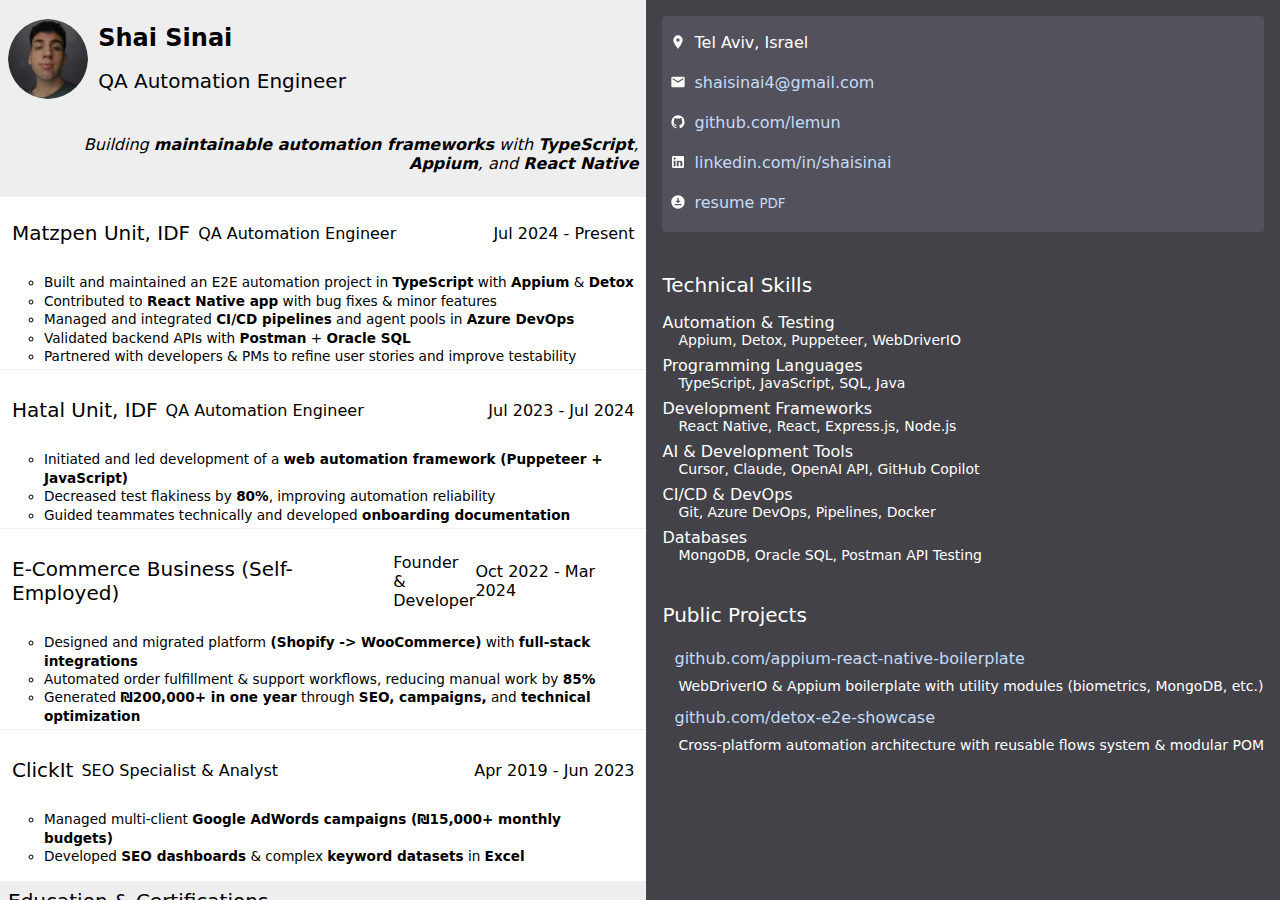
<file: index.html>
<!doctype html>
<html lang="en">

<head>
  <meta charset="UTF-8">
  <meta name="viewport" content="width=device-width, initial-scale=1.0">
  
  <title>Shai Sinai - QA Automation Engineer | TypeScript, Appium, React Native</title>
  <meta name="title" content="Shai Sinai - QA Automation Engineer | TypeScript, Appium, React Native">
  <meta name="description" content="Experienced QA Automation Engineer specializing in TypeScript, Appium, Detox, and React Native. Expert in building maintainable automation frameworks, CI/CD pipelines, and E2E testing solutions.">
  <meta name="keywords" content="QA Automation Engineer, TypeScript, Appium, Detox, React Native, E2E Testing, CI/CD, Azure DevOps, Puppeteer, WebDriverIO, Test Automation, Software Testing">
  <meta name="author" content="Shai Sinai">
  <meta name="robots" content="index, follow">
  <link rel="canonical" href="https://shaisinai.com/">
  
  <meta property="og:type" content="website">
  <meta property="og:url" content="https://shaisinai.com/">
  <meta property="og:title" content="Shai Sinai - QA Automation Engineer | TypeScript, Appium, React Native">
  <meta property="og:description" content="Experienced QA Automation Engineer specializing in TypeScript, Appium, Detox, and React Native. Expert in building maintainable automation frameworks, CI/CD pipelines, and E2E testing solutions.">
  <meta property="og:image" content="https://shaisinai.com/assets/images/profile-90.webp">
  <meta property="og:image:width" content="90">
  <meta property="og:image:height" content="90">
  <meta property="og:image:alt" content="Photo of Shai Sinai">
  <meta property="og:site_name" content="Shai Sinai - Portfolio">
  <meta property="og:locale" content="en_US">
  
  <meta property="twitter:card" content="summary">
  <meta property="twitter:url" content="https://shaisinai.com/">
  <meta property="twitter:title" content="Shai Sinai - QA Automation Engineer | TypeScript, Appium, React Native">
  <meta property="twitter:description" content="Experienced QA Automation Engineer specializing in TypeScript, Appium, Detox, and React Native. Expert in building maintainable automation frameworks, CI/CD pipelines, and E2E testing solutions.">
  <meta property="twitter:image" content="https://shaisinai.com/assets/images/profile-90.webp">
  <meta property="twitter:image:alt" content="Photo of Shai Sinai">
  
  <link rel="icon" type="image/x-icon" href="favicon.ico">
  <link rel="apple-touch-icon" sizes="180x180" href="assets/images/apple-touch-icon.png">
  
  <link rel="preconnect" href="https://www.googletagmanager.com">
  <link rel="dns-prefetch" href="https://www.googletagmanager.com">
  
  <link rel="preload" href="assets/css/styles.css" as="style">
  <link rel="preload" as="image" href="assets/images/profile-90.webp" imagesrcset="assets/images/profile-45.webp 45w, assets/images/profile-90.webp 90w" imagesizes="(max-width: 725px) 45px, 90px">
  <link rel="preload" href="assets/js/script.js" as="script">
  <link rel="preload" href="data.json" as="fetch" type="application/json" crossorigin>
  
  <link rel="stylesheet" type="text/css" href="assets/css/styles.css">
  
  <script src="assets/js/script.js" defer></script>
  
  <script type="application/ld+json">
  {
    "@context": "https://schema.org",
    "@type": "Person",
    "name": "Shai Sinai",
    "jobTitle": "QA Automation Engineer",
    "description": "Experienced QA Automation Engineer specializing in TypeScript, Appium, Detox, and React Native. Expert in building maintainable automation frameworks, CI/CD pipelines, and E2E testing solutions.",
    "url": "https://shaisinai.com",
    "image": "https://shaisinai.com/assets/images/profile-90.webp",
    "email": "shaisinai4@gmail.com",
    "address": {
      "@type": "PostalAddress",
      "addressLocality": "Tel Aviv",
      "addressCountry": "Israel"
    },
    "sameAs": [
      "https://github.com/lemun",
      "https://linkedin.com/in/shaisinai"
    ],
    "knowsAbout": [
      "QA Automation",
      "TypeScript",
      "JavaScript",
      "Appium",
      "Detox",
      "React Native",
      "React",
      "Node.js",
      "Puppeteer",
      "WebDriverIO",
      "CI/CD",
      "Azure DevOps",
      "Test Automation",
      "E2E Testing",
      "MongoDB",
      "Oracle SQL"
    ],
    "worksFor": {
      "@type": "Organization",
      "name": "Matzpen Unit, IDF"
    }
  }
  </script>
  
  <script type="application/ld+json">
  {
    "@context": "https://schema.org",
    "@type": "WebSite",
    "name": "Shai Sinai - Portfolio",
    "description": "Professional portfolio and resume of Shai Sinai, QA Automation Engineer",
    "url": "https://shaisinai.com",
    "author": {
      "@type": "Person",
      "name": "Shai Sinai"
    },
    "potentialAction": {
      "@type": "SearchAction",
      "target": {
        "@type": "EntryPoint",
        "urlTemplate": "https://shaisinai.com/?q={search_term_string}"
      },
      "query-input": "required name=search_term_string"
    }
  }
  </script>
</head>

<body class="layout">
  <main class="main" role="main">
    <header class="header">
        <picture class="profile-image">
          <source type="image/webp" srcset="assets/images/profile-45.webp 45w, assets/images/profile-90.webp 90w" sizes="(max-width: 725px) 45px, 90px">
          <img alt="Professional headshot of Shai Sinai, QA Automation Engineer" class="profile-image" src="assets/images/profile-45.webp" width="90" height="90" fetchpriority="high" decoding="async" loading="eager">
        </picture>
      <section class="header-name-and-title">
        <h1 class="header-name">Shai Sinai</h1>
        <h2 class="header-title">QA Automation Engineer</h2>
      </section>
      <section class="header-summary">
        <p>Building <strong>maintainable automation frameworks</strong> with <strong>TypeScript</strong>, <strong>Appium</strong>, and <strong>React Native</strong></p>
      </section>
      <section class="header-contact">
        <ul class="header-contact-list">
          <li data-test-location="header" data-test-name="contact-location"></li>
          <li data-test-location="header" data-test-name="contact-email"></li>
          <li data-test-location="header" data-test-name="contact-github"></li>
          <li data-test-location="header" data-test-name="contact-linkedin"></li>
          <li data-test-location="header" data-test-name="contact-pdf"></li>
        </ul>
      </section>
    </header>
    <section class="experience" aria-label="Professional Experience">
      <h2 class="sr-only">Professional Experience</h2>
      <ul class="experience-list">
        <li class="loading-placeholder">Loading experience...</li>
      </ul>
      <footer class="education">
        <h2 class="education-title">
          Education & Certifications
        </h2>
        <ul class="education-list">
          <li class="loading-placeholder">Loading certifications...</li>
        </ul>
      </footer>
    </section>
  </main>
  <aside class="sidebar" role="complementary">
    <section class="sidebar-contact" aria-label="Contact Information">
      <h2 class="sr-only">Contact Information</h2>
      <ul class="sidebar-contact-list">
        <li data-test-location="sidebar" data-test-name="contact-location">
          <svg class="icon" viewBox="0 0 24 24">
            <path fill="currentColor"
              d="M12,11.5A2.5,2.5 0 0,1 9.5,9A2.5,2.5 0 0,1 12,6.5A2.5,2.5 0 0,1 14.5,9A2.5,2.5 0 0,1 12,11.5M12,2A7,7 0 0,0 5,9C5,14.25 12,22 12,22C12,22 19,14.25 19,9A7,7 0 0,0 12,2Z" />
          </svg>
          <span>Tel Aviv, Israel</span>
        </li>
        <li data-test-location="sidebar" data-test-name="contact-email">
          <a href="mailto:shaisinai4@gmail.com">
            <svg class="icon" viewBox="0 0 24 24">
              <path fill="currentColor"
                d="M20,8L12,13L4,8V6L12,11L20,6M20,4H4C2.89,4 2,4.89 2,6V18A2,2 0 0,0 4,20H20A2,2 0 0,0 22,18V6C22,4.89 21.1,4 20,4Z" />
            </svg>
            <span>shaisinai4@gmail.com</span>
          </a>
        </li>
        <li data-test-location="sidebar" data-test-name="contact-github">
          <a href="https://github.com/lemun">
            <svg class="icon" viewBox="0 0 24 24">
              <path fill="currentColor"
                d="M12,2A10,10 0 0,0 2,12C2,16.42 4.87,20.17 8.84,21.5C9.34,21.58 9.5,21.27 9.5,21C9.5,20.77 9.5,20.14 9.5,19.31C6.73,19.91 6.14,17.97 6.14,17.97C5.68,16.81 5.03,16.5 5.03,16.5C4.12,15.88 5.1,15.9 5.1,15.9C6.1,15.97 6.63,16.93 6.63,16.93C7.5,18.45 8.97,18 9.54,17.76C9.63,17.11 9.89,16.67 10.17,16.42C7.95,16.17 5.62,15.31 5.62,11.5C5.62,10.39 6,9.5 6.65,8.79C6.55,8.54 6.2,7.5 6.75,6.15C6.75,6.15 7.59,5.88 9.5,7.17C10.29,6.95 11.15,6.84 12,6.84C12.85,6.84 13.71,6.95 14.5,7.17C16.41,5.88 17.25,6.15 17.25,6.15C17.8,7.5 17.45,8.54 17.35,8.79C18,9.5 18.38,10.39 18.38,11.5C18.38,15.32 16.04,16.16 13.81,16.41C14.17,16.72 14.5,17.33 14.5,18.26C14.5,19.6 14.5,20.68 14.5,21C14.5,21.27 14.66,21.59 15.17,21.5C19.14,20.16 22,16.42 22,12A10,10 0 0,0 12,2Z" />
            </svg>
            <span>github.com/lemun</span>
          </a>
        </li>
        <li data-test-location="sidebar" data-test-name="contact-linkedin">
          <a href="https://linkedin.com/in/shaisinai">
            <svg class="icon" viewBox="0 0 24 24">
              <path fill="currentColor"
                d="M19 3A2 2 0 0 1 21 5V19A2 2 0 0 1 19 21H5A2 2 0 0 1 3 19V5A2 2 0 0 1 5 3H19M18.5 18.5V13.2A3.26 3.26 0 0 0 15.24 9.94C14.39 9.94 13.4 10.46 12.92 11.24V10.13H10.13V18.5H12.92V13.57C12.92 12.8 13.54 12.17 14.31 12.17A1.4 1.4 0 0 1 15.71 13.57V18.5H18.5M6.88 8.56A1.68 1.68 0 0 0 8.56 6.88C8.56 5.95 7.81 5.19 6.88 5.19A1.69 1.69 0 0 0 5.19 6.88C5.19 7.81 5.95 8.56 6.88 8.56M8.27 18.5V10.13H5.5V18.5H8.27Z" />
            </svg>
            <span>linkedin.com/in/shaisinai</span>
          </a>
        </li>
        <li data-test-location="sidebar" data-test-name="contact-pdf">
          <a href="assets/docs/resume.pdf" title="Download resume">
            <svg class="icon" viewBox="0 0 24 24">
              <path fill="currentColor"
                d="M12 2C6.49 2 2 6.49 2 12s4.49 10 10 10 10-4.49 10-10S17.51 2 12 2m-1 8V6h2v4h3l-4 4-4-4zm6 7H7v-2h10z">
              </path>
            </svg>
            <span>resume <small>PDF</small></span>
          </a>
        </li>
      </ul>
    </section>

    <section class="technical-skills" aria-label="Technical Skills">
      <h2 class="sidebar-header">Technical Skills</h2>
      <dl>
        <dt class="loading-placeholder">Loading skills...</dt>
      </dl>
    </section>

    <section class="key-projects" aria-label="Public Projects">
      <h2 class="sidebar-header">Public Projects</h2>
      <dl>
        <dt class="loading-placeholder">Loading projects...</dt>
      </dl>
    </section>
  </aside>

  <script>
    window.addEventListener('load', function () {
      const script = document.createElement('script');
      script.async = true;
      script.src = 'https://www.googletagmanager.com/gtag/js?id=G-F8JVNMT21W';
      document.head.appendChild(script);

      script.onload = function () {
        window.dataLayer = window.dataLayer || [];
        function gtag() { dataLayer.push(arguments); }
        gtag('js', new Date());
        gtag('config', 'G-F8JVNMT21W');
      };
    });
  </script>
</body>

</html>
</file>
<file: assets/css/styles.css>
* {
  font-family: system-ui, -apple-system, BlinkMacSystemFont, 'Segoe UI', 'Roboto', 'Oxygen', 'Ubuntu', 'Cantarell', 'Fira Sans', 'Droid Sans', 'Helvetica Neue', sans-serif;
  font-weight: 300;
  box-sizing: border-box;
  font-display: swap;
}

.sr-only {
  position: absolute;
  width: 1px;
  height: 1px;
  padding: 0;
  margin: -1px;
  overflow: hidden;
  clip: rect(0, 0, 0, 0);
  white-space: nowrap;
  border: 0;
}

html {
  margin: 0;
  padding: 0;
  font-size: 16px;
}

body {
  margin: 0;
  padding: 0;
}

strong {
  font-weight: 700;
}

a {
  color: #434248;
  font-weight: 400;
  transition: all 0.3s ease-out;
  position: relative;
}

a:hover {
  transform: translateY(-1px);
}

dl {
  margin: 0 0 -0.5rem 0;
}

ul {
  margin: 0;
  padding: 0;
  list-style: none;
}

li {
  padding: 0;
}

.layout {
  width: 100vw;
  height: 100vh;
  display: flex;
  flex-direction: row;
  align-items: stretch;
}

.icon {
  width: 1em;
  height: 1em;
}

.sidebar {
  background-color: #434248;
  color: #ffffff;
  padding: 1rem;

  flex: 1 0 auto;

  display: flex;
  flex-direction: column;
  gap: 1.5rem;
  overflow-y: auto;
}

.sidebar-header {
  font-weight: 400;
  font-size: 1.25rem;
  margin-bottom: 1rem;
}

.sidebar a {
  color: #c4dcf7;
  text-decoration: none;
  font-weight: 100;
  padding: 6px 12px;
  border-radius: 6px;
  transition: all 0.5s cubic-bezier(0.25, 0.46, 0.45, 0.94);
  display: inline-block;
  position: relative;
  overflow: hidden;
}

.sidebar a::before {
  content: "";
  position: absolute;
  top: 0;
  left: -100%;
  width: 100%;
  height: 100%;
  background: linear-gradient(90deg, transparent, rgba(255,255,255,0.2), transparent);
  transition: left 0.6s cubic-bezier(0.25, 0.46, 0.45, 0.94);
}

.sidebar a:hover {
  background: rgba(196,220,247,0.15);
  color: #ffffff;
  transform: translateY(-2px) scale(1.02);
  box-shadow: 0 4px 20px rgba(196,220,247,0.3);
  text-decoration: none;
}

.sidebar a:hover::before {
  left: 100%;
}

.main {
  flex: 0 1 65vw;

  display: flex;
  flex-direction: column;
  overflow: auto;
}

.header {
  flex: 0 0 auto;
  display: flex;
  gap: 1ch;
  flex-direction: row;
  flex-wrap: wrap;
  justify-content: flex-end;
  align-items: center;
  background-color: #eee;
  padding: 0.5rem;
}

.header-name-and-title {
  flex: 1;
}

.header-summary {
  text-align: right;
  font-style: italic;
}

.header-contact {
  display: none;
  font-size: 0.9rem;
}

.header-contact .icon {
  color: #000;
}

.header-contact-list {
  padding: 0;
}

.header-contact-list li {
  margin-bottom: 0.25em;
  white-space: nowrap;
}

.header-contact-list li,
.header-contact-list li a {
  display: flex;
  flex-direction: row;
  align-items: center;
  justify-content: flex-end;
  gap: 0.5rem;
  min-height: 44px;
  padding: 4px 8px;
  margin: -4px -8px;
}

.header-contact-list li:last-of-type {
  margin-bottom: 0;
}

.header-contact a {
  text-decoration: none;
}

.header-contact a:hover {
  text-decoration: underline;
}

.profile-image {
  height: 5rem;
  width: 5rem;
  border-radius: 2.5rem;
  transition: all 0.4s ease-out;
  animation: fadeInUp 0.8s ease-out;
}

.profile-image:hover {
  transform: scale(1.05) translateY(-2px);
  box-shadow: 0 8px 25px rgba(0,0,0,0.1);
}

.header-name {
  display: flex;
  align-items: center;
  gap: 1rem;
  flex-grow: 1;
  font-size: 1.5rem;
  font-weight: 600;
  margin-bottom: 0.25rem;
  white-space: nowrap;
}

.header-title {
  font-size: 1.25rem;
  white-space: nowrap;
}

.experience {
  flex: 1 1 auto;
  overflow-y: auto;
  display: flex;
  flex-direction: column;
  min-height: 0;
}

.experience-list {
  flex: 1 0 auto;
}

.sidebar-contact {
  flex: 0 0 auto;
}

.technical-skills,
.key-projects {
  flex: 0 0 auto;
}

.technical-skills dd,
.key-projects dd {
  font-size: 0.875rem;
  margin-left: 1rem;
  margin-bottom: 0.5rem;
}

.sidebar-contact .icon {
  color: #fff;
}

.sidebar-contact-list {
  background-color: #53515c;
  padding: 0.5rem;
  border-radius: 0.25rem;
}

.sidebar-contact-list li {
  margin-bottom: 0.25rem;
  white-space: nowrap;
}

.sidebar-contact-list li,
.sidebar-contact-list li a {
  display: flex;
  flex-direction: row;
  align-items: center;
  gap: 0.5rem;
  min-height: 44px;
  padding: 4px 8px;
  margin: -4px -8px;
}

.sidebar-contact-list li:last-of-type {
  margin-bottom: 0;
}

.experience-position {
  margin-bottom: 0.25rem;
  padding: 0.25rem 0.75rem;
  border-bottom: 1px solid #eee;
}

.experience-position:last-of-type {
  border-bottom: none;
}

.experience-header {
  display: flex;
  width: 100%;
  align-items: center;
}

.experience-company {
  font-weight: 400;
  font-size: 1.25rem;
  margin-right: 0.5rem;
}

.experience-company a {
  text-decoration: none;
}

.experience-company a:hover {
  text-decoration: underline;
}

.experience-title {
  flex: 1;
}

.sub-list {
  list-style: circle;
  padding-left: 1rem;
  margin: 0.5rem 0 0 1rem;
  font-size: 0.85rem;
  line-height: 1.15rem;
}

.education {
  flex: 0 0 auto;
  background-color: #eee;
  padding: 0.5rem;
  margin-top: 0.5rem;
}

.education-title {
  font-weight: 400;
  font-size: 1.25rem;
  margin: 0 0.5rem 0.5rem 0;
}

.education-degree {
  font-size: 1rem;
}

.education .education-list {
  margin: 0 0 0 1rem;
  padding: 0 0 0 1rem;
  list-style: circle;
}

@media (max-width: 925px) {
  .header-summary {
    text-align: left;
    margin-top: 0.5rem;
  }
}

@media (max-width: 725px) {
  html {
    font-size: 18px;
  }

  .layout {
    flex-direction: column;
    height: auto;
  }

  .main,
  .experience,
  .sidebar {
    height: auto;
    flex: 0 0 auto;
  }

  .header-contact {
    display: block;
  }

  .download-link,
  .sidebar-contact {
    display: none;
  }

  .profile-image {
    height: 3rem;
    width: 3rem;
  }

  .header-name {
    font-size: 1.35rem;
  }

  .header-title {
    font-size: 1.1rem;
  }

  .header {
    justify-content: flex-start;
  }

  .header-contact {
    width: 100%;
  }

  .header-contact-list li,
  .header-contact-list li a {
    justify-content: flex-start;
    text-align: left;
  }

  .header-contact-list {
    text-align: left;
  }

  .header-contact-list li {
    white-space: normal;
  }

  .experience-header {
    flex-direction: column;
    align-items: flex-start;
  }

  .experience-title {
    margin-top: 0.05rem;
  }

  .experience {
    margin-top: 0.75rem;
  }

  .education {
    margin: 0;
    padding: 1rem 0.5rem;
  }

  .technical-skills {
    margin-top: 0;
  }

  .experience-position {
    margin-bottom: 0.75rem;
  }
}

.loading-placeholder {
  background: linear-gradient(90deg, #f0f0f0 25%, #e8e8e8 50%, #f0f0f0 75%);
  background-size: 200% 100%;
  animation: shimmer 2.5s linear infinite;
  border-radius: 4px;
  color: transparent;
  min-height: 1.2em;
  will-change: background-position;
}

@keyframes shimmer {
  0% { 
    background-position: -200% 0; 
  }
  100% { 
    background-position: 200% 0; 
  }
}

.content-loaded .loading-placeholder {
  display: none;
}

.header {
  animation: fadeIn 0.6s ease-out;
}

.main {
  animation: fadeIn 0.8s ease-out 0.1s both;
}

.sidebar {
  animation: fadeIn 0.8s ease-out 0.2s both;
}

.content-loaded .experience-list,
.content-loaded .education-list,
.content-loaded .technical-skills dl,
.content-loaded .key-projects dl,
.content-loaded .header-summary p {
  animation: fadeIn 0.4s ease-out;
}

.experience-position {
  animation: fadeInUp 0.5s ease-out both;
}

.experience-position:nth-child(1) { animation-delay: 0.1s; }
.experience-position:nth-child(2) { animation-delay: 0.2s; }
.experience-position:nth-child(3) { animation-delay: 0.3s; }
.experience-position:nth-child(4) { animation-delay: 0.4s; }

@keyframes fadeIn {
  from {
    opacity: 0;
  }
  to {
    opacity: 1;
  }
}

@keyframes fadeInUp {
  from {
    opacity: 0;
    transform: translateY(10px);
  }
  to {
    opacity: 1;
    transform: translateY(0);
  }
}

.header-summary .loading-placeholder {
  width: 80%;
  height: 1.5em;
}

.experience-list .loading-placeholder {
  width: 100%;
  height: 4em;
  margin-bottom: 1rem;
}

.education-list .loading-placeholder {
  width: 90%;
  height: 1.5em;
}

.technical-skills .loading-placeholder {
  width: 70%;
  height: 1.2em;
}

.key-projects .loading-placeholder {
  width: 85%;
  height: 1.2em;
}

@media (prefers-reduced-motion: reduce) {
  .loading-placeholder {
    animation: none;
    background: #e8e8e8;
  }
  
  .content-loaded .experience-list,
  .content-loaded .education-list,
  .content-loaded .technical-skills dl,
  .content-loaded .key-projects dl,
  .content-loaded .header-summary p,
  .header,
  .main,
  .sidebar,
  .experience-position,
  .profile-image {
    animation: none;
  }
  
  a:hover,
  .sidebar a:hover,
  .profile-image:hover {
    transform: none;
    animation: none;
    box-shadow: none;
  }
  
  .sidebar a::before {
    transition: none;
  }
}
</file>
